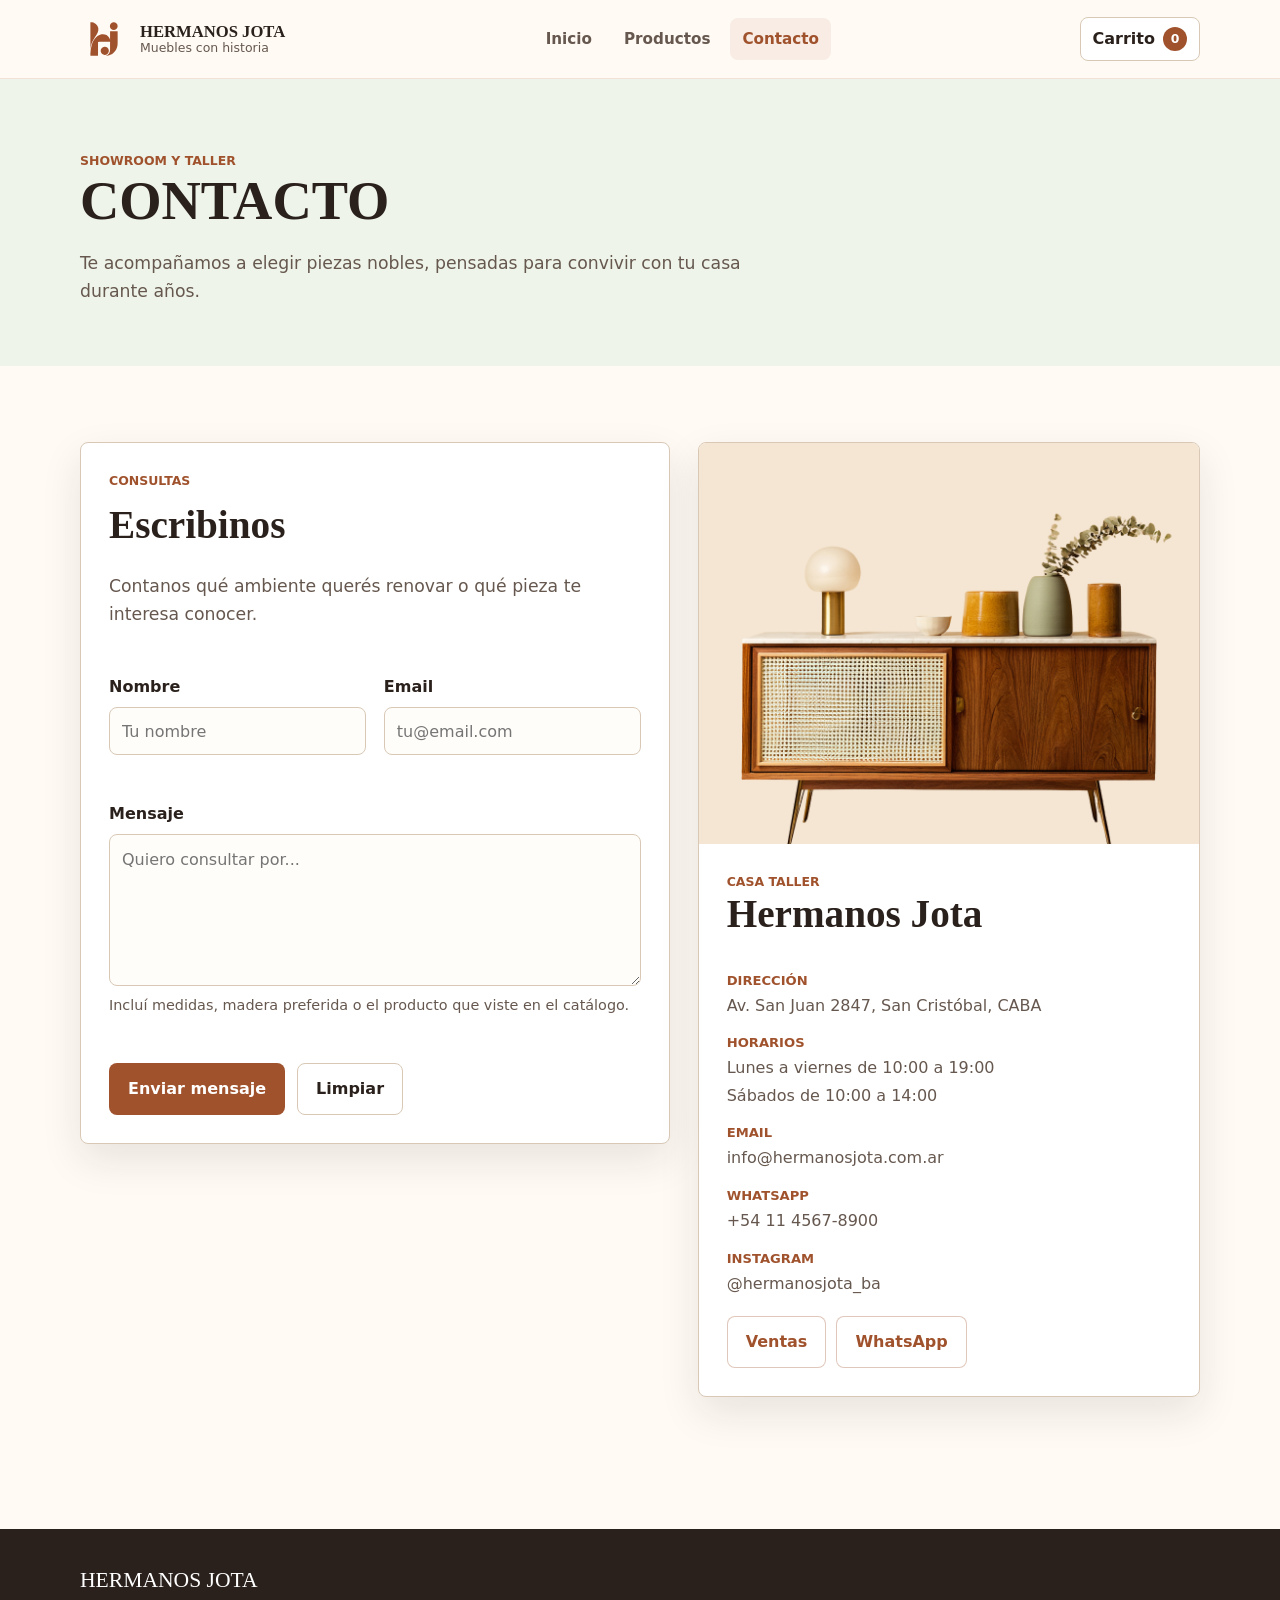
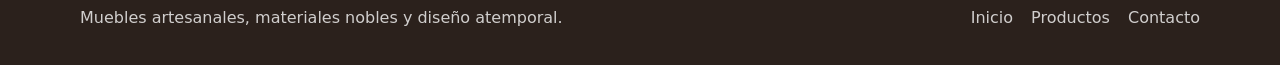
<file: pages/contacto.html>
<!DOCTYPE html>
<html lang="es">
  <head>
    <meta charset="UTF-8" />
    <meta name="viewport" content="width=device-width, initial-scale=1.0" />
    <meta
      name="description"
      content="Contacto de Hermanos Jota: showroom, taller y consultas sobre muebles artesanales sustentables."
    />
    <title>Contacto | Hermanos Jota</title>
    <link rel="stylesheet" href="../styles.css" />
    <script src="../contacto.js" defer></script>
  </head>
  <body>
    <a class="enlace-saltar" href="#contenido-principal">Saltar al contenido</a>

    <header class="encabezado-sitio">
      <div class="contenedor encabezado-contenido">
        <a class="marca" href="../index.html" aria-label="Hermanos Jota - Inicio">
          <img
            class="marca-logo"
            src="../assets/icons/logo.svg"
            alt=""
            width="48"
            height="48"
          />
          <span class="marca-texto">
            <span class="marca-nombre">Hermanos Jota</span>
            <span class="marca-subtitulo">Muebles con historia</span>
          </span>
        </a>

        <nav class="navegacion-principal" aria-label="Navegación principal">
          <ul class="lista-navegacion">
            <li><a class="enlace-navegacion" href="../index.html">Inicio</a></li>
            <li><a class="enlace-navegacion" href="productos.html">Productos</a></li>
            <li>
              <a class="enlace-navegacion" href="contacto.html" aria-current="page">Contacto</a>
            </li>
          </ul>
        </nav>

        <div class="acciones-encabezado">
          <a class="indicador-carrito" href="productos.html" aria-label="Carrito con 0 productos">
            <span>Carrito</span>
            <span class="contador-carrito" data-cart-count>0</span>
          </a>
        </div>
      </div>
    </header>

    <main id="contenido-principal">
      <section class="portada-contacto">
        <div class="contenedor">
          <p class="volanta">Showroom y taller</p>
          <h1>Contacto</h1>
          <p class="bajada">
            Te acompañamos a elegir piezas nobles, pensadas para convivir con tu casa
            durante años.
          </p>
        </div>
      </section>

      <section class="seccion">
        <div class="contenedor distribucion-contacto">
          <article class="panel-contacto" aria-labelledby="titulo-formulario">
            <div class="encabezado-seccion">
              <p class="volanta">Consultas</p>
              <h2 id="titulo-formulario">Escribinos</h2>
              <p class="bajada">
                Contanos qué ambiente querés renovar o qué pieza te interesa conocer.
              </p>
            </div>

            <form class="formulario-contacto" id="contact-form" novalidate>
              <div class="grilla-formulario">
                <div class="campo-formulario">
                  <label for="nombre">Nombre</label>
                  <input
                    id="nombre"
                    name="nombre"
                    type="text"
                    autocomplete="name"
                    required
                    minlength="2"
                    placeholder="Tu nombre"
                    aria-describedby="nombre-error"
                  />
                  <p class="error-campo" id="nombre-error" aria-live="polite"></p>
                </div>

                <div class="campo-formulario">
                  <label for="email">Email</label>
                  <input
                    id="email"
                    name="email"
                    type="email"
                    autocomplete="email"
                    required
                    placeholder="tu@email.com"
                    aria-describedby="email-error"
                  />
                  <p class="error-campo" id="email-error" aria-live="polite"></p>
                </div>

                <div class="campo-formulario campo-formulario-completo">
                  <label for="mensaje">Mensaje</label>
                  <textarea
                    id="mensaje"
                    name="mensaje"
                    required
                    minlength="10"
                    placeholder="Quiero consultar por..."
                    aria-describedby="mensaje-ayuda mensaje-error"
                  ></textarea>
                  <p class="ayuda-campo" id="mensaje-ayuda">
                    Incluí medidas, madera preferida o el producto que viste en el catálogo.
                  </p>
                  <p class="error-campo" id="mensaje-error" aria-live="polite"></p>
                </div>
              </div>

              <div class="acciones-formulario">
                <button class="boton boton-principal" type="submit">Enviar mensaje</button>
                <button class="boton boton-transparente" type="reset">Limpiar</button>
              </div>

              <p class="estado-formulario" id="form-status" role="status" aria-live="polite" hidden></p>
            </form>
          </article>

          <aside class="informacion-contacto" aria-labelledby="titulo-datos-contacto">
            <div class="imagen-contacto">
              <img
                src="../assets/images/Aparador Uspallata.png"
                alt="Aparador de madera Hermanos Jota en ambiente cálido"
              />
            </div>

            <div class="cuerpo-informacion-contacto">
              <div>
                <p class="volanta">Casa Taller</p>
                <h2 id="titulo-datos-contacto">Hermanos Jota</h2>
              </div>

              <dl class="lista-informacion">
                <div>
                  <dt>Dirección</dt>
                  <dd>Av. San Juan 2847, San Cristóbal, CABA</dd>
                </div>
                <div>
                  <dt>Horarios</dt>
                  <dd>Lunes a viernes de 10:00 a 19:00</dd>
                  <dd>Sábados de 10:00 a 14:00</dd>
                </div>
                <div>
                  <dt>Email</dt>
                  <dd><a href="mailto:info@hermanosjota.com.ar">info@hermanosjota.com.ar</a></dd>
                </div>
                <div>
                  <dt>WhatsApp</dt>
                  <dd><a href="https://wa.me/541145678900">+54 11 4567-8900</a></dd>
                </div>
                <div>
                  <dt>Instagram</dt>
                  <dd><a href="https://www.instagram.com/hermanosjota_ba">@hermanosjota_ba</a></dd>
                </div>
              </dl>

              <div class="enlaces-contacto" aria-label="Canales rápidos">
                <a class="boton boton-secundario" href="mailto:ventas@hermanosjota.com.ar">Ventas</a>
                <a class="boton boton-secundario" href="https://wa.me/541145678900">WhatsApp</a>
              </div>
            </div>
          </aside>
        </div>
      </section>
    </main>

    <footer class="pie-sitio">
      <div class="contenedor pie-contenido">
        <div class="pie-marca">
          <span class="pie-titulo">Hermanos Jota</span>
          <p>Muebles artesanales, materiales nobles y diseño atemporal.</p>
        </div>
        <ul class="enlaces-pie" aria-label="Enlaces del sitio">
          <li><a href="../index.html">Inicio</a></li>
          <li><a href="productos.html">Productos</a></li>
          <li><a href="contacto.html">Contacto</a></li>
        </ul>
      </div>
    </footer>
  </body>
</html>
</file>
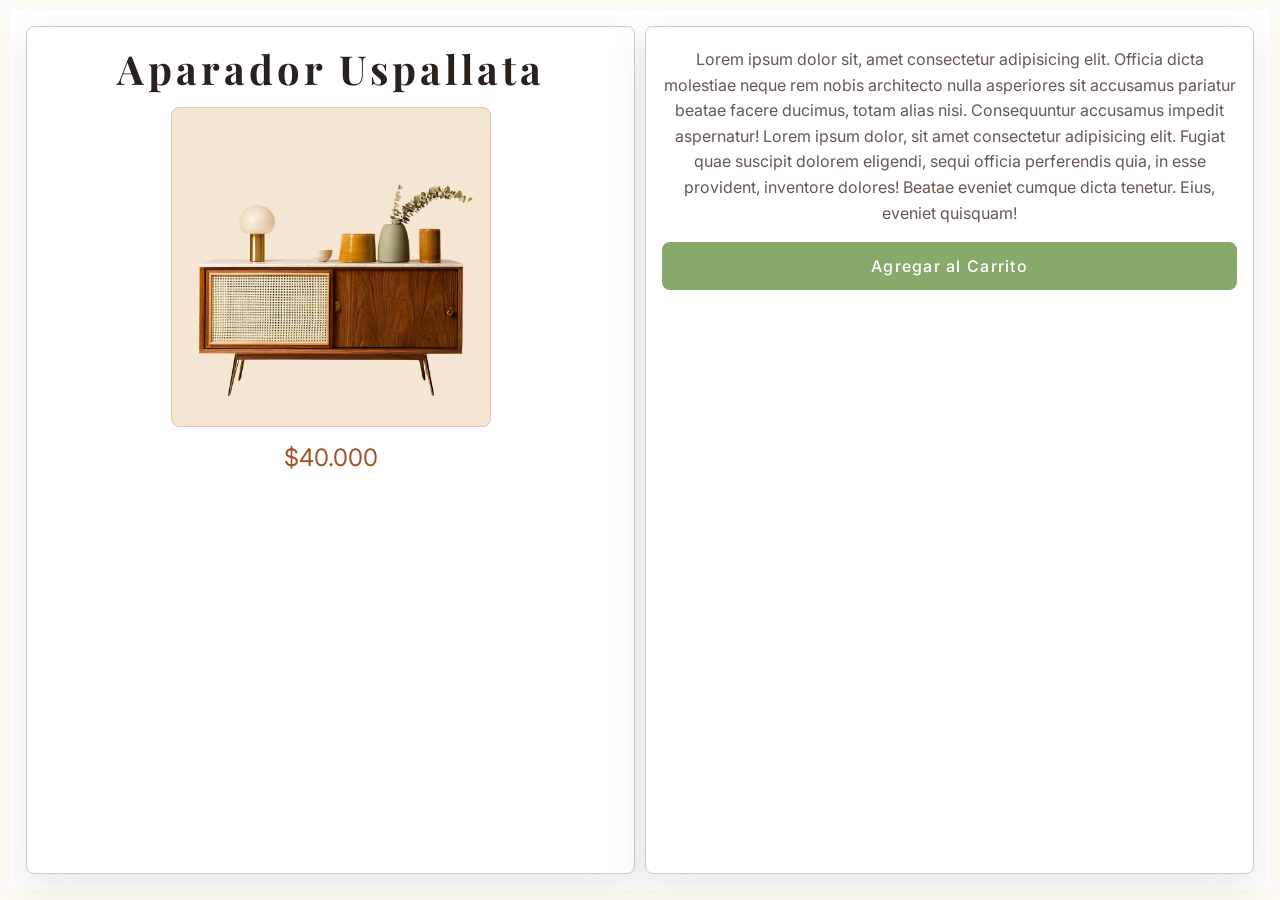
<file: pages/producto.html>
<!doctype html>
<html lang="en">
  <head>
    <meta charset="UTF-8" />
    <meta name="viewport" content="width=device-width, initial-scale=1.0" />
    <title>Detalle Producto</title>
    <link rel="stylesheet" href="/styles/global.css" />
    <link rel="stylesheet" href="/styles/producto.css" />
    <link rel="stylesheet" href="/styles/globalTipografias.css" />
    <link rel="stylesheet" href="/styles/responsiveProducto.css" />
  </head>
  <body>
    <header></header>

    <article class="contenedorProducto">
      <div class="contenedorImagen">
        <h1 class="nombreMueble">Aparador Uspallata</h1>
        <img
          src="/assets/images/Aparador Uspallata.png"
          alt="Aparador Uspallata"
          class="productoImagen"
        />
        <span class="precio">$40.000</span>
      </div>
      <div class="infoProducto">
        <p class="descripcion">
          Lorem ipsum dolor sit, amet consectetur adipisicing elit. Officia
          dicta molestiae neque rem nobis architecto nulla asperiores sit
          accusamus pariatur beatae facere ducimus, totam alias nisi.
          Consequuntur accusamus impedit aspernatur! Lorem ipsum dolor, sit amet
          consectetur adipisicing elit. Fugiat quae suscipit dolorem eligendi,
          sequi officia perferendis quia, in esse provident, inventore dolores!
          Beatae eveniet cumque dicta tenetur. Eius, eveniet quisquam!
        </p>

        <button>Agregar al Carrito</button>
      </div>
    </article>
  </body>
</html>
</file>
<file: styles.css>
/* Hermanos Jota - estilos globales */
:root {
  --color-siena: #a0522d;
  --color-salvia: #87a96b;
  --color-alabastro: #f5e6d3;
  --color-oro: #d4a437;
  --color-rosa: #c47a6d;
  --color-tinta: #2b211c;
  --color-tinta-suave: #66584f;
  --color-linea: #d9c8b5;
  --color-fondo: #fffaf4;
  --color-blanco: #ffffff;
  --color-error: #b42318;
  --color-exito: #2f6b3f;

  --fuente-base: Inter, system-ui, -apple-system, BlinkMacSystemFont, "Segoe UI", sans-serif;
  --fuente-titulo: "Playfair Display", Georgia, "Times New Roman", serif;

  --contenedor: 1120px;
  --radio: 8px;
  --sombra-suave: 0 16px 40px rgba(43, 33, 28, 0.1);
}

*,
*::before,
*::after {
  box-sizing: border-box;
}

html {
  scroll-behavior: smooth;
}

body {
  margin: 0;
  min-width: 320px;
  color: var(--color-tinta);
  background: var(--color-fondo);
  font-family: var(--fuente-base);
  font-size: 16px;
  line-height: 1.6;
}

img,
picture {
  display: block;
  max-width: 100%;
}

a {
  color: inherit;
  text-decoration: none;
}

button,
input,
textarea,
select {
  font: inherit;
}

button {
  cursor: pointer;
}

:focus-visible {
  outline: 3px solid rgba(212, 164, 55, 0.75);
  outline-offset: 3px;
}

.contenedor {
  width: min(100% - 32px, var(--contenedor));
  margin-inline: auto;
}

.seccion {
  padding-block: 56px;
}

.encabezado-seccion {
  display: flex;
  flex-direction: column;
  gap: 12px;
  max-width: 720px;
  margin-bottom: 28px;
}

.volanta {
  margin: 0;
  color: var(--color-siena);
  font-size: 0.78rem;
  font-weight: 700;
  text-transform: uppercase;
}

h1,
h2,
h3,
p {
  margin-top: 0;
}

h1,
h2,
h3 {
  color: var(--color-tinta);
  font-family: var(--fuente-titulo);
  line-height: 1.12;
}

h1 {
  margin-bottom: 18px;
  font-size: 2.35rem;
  text-transform: uppercase;
}

h2 {
  margin-bottom: 14px;
  font-size: 1.8rem;
}

h3 {
  margin-bottom: 10px;
  font-size: 1.35rem;
}

.bajada {
  max-width: 700px;
  color: var(--color-tinta-suave);
  font-size: 1.08rem;
}

.enlace-saltar {
  position: absolute;
  left: 16px;
  top: 16px;
  z-index: 20;
  padding: 10px 14px;
  border-radius: var(--radio);
  color: var(--color-blanco);
  background: var(--color-tinta);
  transform: translateY(-140%);
  transition: transform 180ms ease;
}

.enlace-saltar:focus {
  transform: translateY(0);
}

.encabezado-sitio {
  position: sticky;
  top: 0;
  z-index: 10;
  border-bottom: 1px solid rgba(160, 82, 45, 0.14);
  background: rgba(255, 250, 244, 0.96);
  backdrop-filter: blur(12px);
}

.encabezado-contenido {
  display: flex;
  min-height: 78px;
  align-items: center;
  justify-content: space-between;
  gap: 20px;
  padding-block: 12px;
  flex-wrap: wrap;
}

.marca {
  display: inline-flex;
  align-items: center;
  gap: 12px;
  min-width: 0;
  font-weight: 700;
}

.marca-logo {
  width: 48px;
  height: 48px;
  flex: 0 0 auto;
  object-fit: contain;
}

.marca-texto {
  display: flex;
  flex-direction: column;
  line-height: 1.1;
}

.marca-nombre {
  font-family: var(--fuente-titulo);
  font-size: 1.04rem;
  text-transform: uppercase;
}

.marca-subtitulo {
  color: var(--color-tinta-suave);
  font-size: 0.78rem;
  font-weight: 500;
}

.navegacion-principal {
  order: 3;
  width: 100%;
  overflow-x: auto;
  border-top: 1px solid rgba(160, 82, 45, 0.12);
  padding-top: 10px;
}

.lista-navegacion {
  display: flex;
  align-items: center;
  justify-content: center;
  gap: 8px;
  margin: 0;
  padding: 0;
  list-style: none;
}

.enlace-navegacion {
  display: inline-flex;
  align-items: center;
  min-height: 42px;
  padding: 8px 12px;
  border-radius: var(--radio);
  color: var(--color-tinta-suave);
  font-size: 0.95rem;
  font-weight: 600;
}

.enlace-navegacion:hover,
.enlace-navegacion[aria-current="page"] {
  color: var(--color-siena);
  background: rgba(160, 82, 45, 0.08);
}

.acciones-encabezado {
  display: flex;
  align-items: center;
  gap: 10px;
}

.indicador-carrito {
  display: inline-flex;
  min-height: 42px;
  align-items: center;
  gap: 8px;
  padding: 8px 12px;
  border: 1px solid var(--color-linea);
  border-radius: var(--radio);
  color: var(--color-tinta);
  background: var(--color-blanco);
  font-weight: 700;
}

.contador-carrito {
  display: inline-grid;
  min-width: 24px;
  height: 24px;
  place-items: center;
  border-radius: 999px;
  color: var(--color-blanco);
  background: var(--color-siena);
  font-size: 0.78rem;
}

.portada {
  display: flex;
  min-height: 560px;
  align-items: center;
  padding-block: 72px;
  color: var(--color-blanco);
  background: var(--color-tinta);
}

.portada h1,
.portada .bajada {
  color: var(--color-blanco);
}

.portada .bajada {
  opacity: 0.9;
}

.acciones-portada,
.acciones-formulario {
  display: flex;
  flex-wrap: wrap;
  gap: 12px;
}

.boton {
  display: inline-flex;
  min-height: 46px;
  align-items: center;
  justify-content: center;
  gap: 8px;
  padding: 12px 18px;
  border: 1px solid transparent;
  border-radius: var(--radio);
  font-weight: 700;
  text-align: center;
  transition: transform 180ms ease, background-color 180ms ease, border-color 180ms ease;
}

.boton:hover {
  transform: translateY(-1px);
}

.boton-principal {
  color: var(--color-blanco);
  background: var(--color-siena);
}

.boton-principal:hover {
  background: #834225;
}

.boton-secundario {
  color: var(--color-siena);
  border-color: rgba(160, 82, 45, 0.32);
  background: var(--color-blanco);
}

.boton-secundario:hover {
  border-color: var(--color-siena);
  background: rgba(160, 82, 45, 0.08);
}

.boton-transparente {
  color: var(--color-tinta);
  border-color: var(--color-linea);
  background: transparent;
}

.grilla {
  display: grid;
  gap: 20px;
}

.grilla-productos {
  display: grid;
  gap: 20px;
}

.tarjeta-producto {
  overflow: hidden;
  border: 1px solid var(--color-linea);
  border-radius: var(--radio);
  background: var(--color-blanco);
  box-shadow: 0 10px 26px rgba(43, 33, 28, 0.06);
}

.tarjeta-producto img {
  width: 100%;
  aspect-ratio: 4 / 3;
  object-fit: cover;
  background: var(--color-alabastro);
}

.cuerpo-tarjeta-producto {
  display: flex;
  flex-direction: column;
  gap: 10px;
  padding: 18px;
}

.datos-producto {
  color: var(--color-tinta-suave);
  font-size: 0.94rem;
}

.precio {
  color: var(--color-siena);
  font-size: 1.12rem;
  font-weight: 800;
}

.portada-contacto {
  padding-block: 52px 32px;
  background: #eef4e9;
}

.distribucion-contacto {
  display: grid;
  gap: 28px;
  align-items: start;
}

.panel-contacto,
.informacion-contacto {
  border: 1px solid var(--color-linea);
  border-radius: var(--radio);
  background: var(--color-blanco);
  box-shadow: var(--sombra-suave);
}

.panel-contacto {
  padding: 22px;
}

.informacion-contacto {
  overflow: hidden;
}

.imagen-contacto img {
  width: 100%;
  aspect-ratio: 5 / 4;
  object-fit: cover;
  background: var(--color-alabastro);
}

.cuerpo-informacion-contacto {
  display: grid;
  gap: 20px;
  padding: 22px;
}

.lista-informacion {
  display: grid;
  gap: 14px;
  margin: 0;
}

.lista-informacion div {
  display: grid;
  gap: 2px;
}

.lista-informacion dt {
  color: var(--color-siena);
  font-size: 0.82rem;
  font-weight: 800;
  text-transform: uppercase;
}

.lista-informacion dd {
  margin: 0;
  color: var(--color-tinta-suave);
}

.enlaces-contacto {
  display: flex;
  flex-wrap: wrap;
  gap: 10px;
}

.formulario-contacto {
  display: grid;
  gap: 18px;
}

.grilla-formulario {
  display: grid;
  gap: 18px;
}

.campo-formulario {
  display: grid;
  gap: 8px;
}

.campo-formulario label {
  font-weight: 800;
}

.campo-formulario input,
.campo-formulario textarea {
  width: 100%;
  border: 1px solid var(--color-linea);
  border-radius: var(--radio);
  color: var(--color-tinta);
  background: #fffdf9;
  transition: border-color 180ms ease, box-shadow 180ms ease;
}

.campo-formulario input {
  min-height: 48px;
  padding: 10px 12px;
}

.campo-formulario textarea {
  min-height: 152px;
  resize: vertical;
  padding: 12px;
}

.campo-formulario input:focus,
.campo-formulario textarea:focus {
  border-color: var(--color-siena);
  box-shadow: 0 0 0 4px rgba(160, 82, 45, 0.12);
  outline: 0;
}

.campo-formulario.es-invalido input,
.campo-formulario.es-invalido textarea {
  border-color: var(--color-error);
}

.ayuda-campo,
.error-campo {
  margin: 0;
  font-size: 0.9rem;
}

.ayuda-campo {
  color: var(--color-tinta-suave);
}

.error-campo {
  min-height: 1.35em;
  color: var(--color-error);
  font-weight: 600;
}

.estado-formulario {
  margin: 0;
  padding: 12px 14px;
  border-radius: var(--radio);
  color: var(--color-exito);
  background: rgba(135, 169, 107, 0.18);
  font-weight: 700;
}

.estado-formulario[hidden] {
  display: none;
}

.pie-sitio {
  margin-top: 56px;
  color: var(--color-blanco);
  background: var(--color-tinta);
}

.pie-contenido {
  display: grid;
  gap: 22px;
  padding-block: 34px;
}

.pie-contenido p {
  margin-bottom: 0;
  color: rgba(255, 255, 255, 0.78);
}

.pie-marca {
  display: grid;
  gap: 8px;
}

.pie-titulo {
  font-family: var(--fuente-titulo);
  font-size: 1.35rem;
  text-transform: uppercase;
}

.enlaces-pie {
  display: flex;
  flex-wrap: wrap;
  gap: 12px 18px;
  padding: 0;
  margin: 0;
  list-style: none;
}

.enlaces-pie a {
  color: rgba(255, 255, 255, 0.78);
}

.enlaces-pie a:hover {
  color: var(--color-alabastro);
}

.solo-lectores {
  position: absolute;
  width: 1px;
  height: 1px;
  padding: 0;
  overflow: hidden;
  clip: rect(0, 0, 0, 0);
  white-space: nowrap;
  border: 0;
}

@media (min-width: 700px) {
  .contenedor {
    width: min(100% - 48px, var(--contenedor));
  }

  h1 {
    font-size: 3.4rem;
  }

  h2 {
    font-size: 2.45rem;
  }

  .encabezado-contenido {
    flex-wrap: nowrap;
  }

  .navegacion-principal {
    order: 0;
    width: auto;
    overflow: visible;
    border-top: 0;
    padding-top: 0;
  }

  .grilla-productos {
    grid-template-columns: repeat(2, minmax(0, 1fr));
  }

  .grilla-formulario {
    grid-template-columns: repeat(2, minmax(0, 1fr));
  }

  .campo-formulario-completo {
    grid-column: 1 / -1;
  }

  .pie-contenido {
    grid-template-columns: 1fr auto;
    align-items: end;
  }
}

@media (min-width: 960px) {
  .seccion {
    padding-block: 76px;
  }

  .portada-contacto {
    padding-block: 72px 44px;
  }

  .distribucion-contacto {
    grid-template-columns: minmax(0, 1.08fr) minmax(320px, 0.92fr);
  }

  .panel-contacto,
  .cuerpo-informacion-contacto {
    padding: 28px;
  }

  .grilla-productos {
    grid-template-columns: repeat(3, minmax(0, 1fr));
  }
}

@media (max-width: 520px) {
  .marca-subtitulo,
  .indicador-carrito span:first-child {
    display: none;
  }

  .encabezado-contenido {
    min-height: 68px;
  }

  .marca-logo {
    width: 42px;
    height: 42px;
  }

  .panel-contacto,
  .cuerpo-informacion-contacto {
    padding: 18px;
  }

  .boton,
  .acciones-formulario {
    width: 100%;
  }
}
</file>
<file: styles/global.css>
:root {
  --color-siena: #a0522d;
  --color-salvia: #87a96b;
  --color-alabastro: #f5e6d3;
  --color-oro: #d4a437;
  --color-rosa: #c47a6d;
  --color-tinta: #2b211c;
  --color-tinta-suave: #66584f;
  --color-linea: #d9c8b5;
  --color-fondo: #fffaf4;
  --color-blanco: #ffffff;
  --color-error: #b42318;
  --color-exito: #2f6b3f;

  --fuente-base:
    Inter, system-ui, -apple-system, BlinkMacSystemFont, "Segoe UI", sans-serif;
  --fuente-titulo: "Playfair Display", Georgia, "Times New Roman", serif;

  --contenedor: 1120px;
  --radio: 8px;
  --sombra-suave: 0 16px 40px rgba(43, 33, 28, 0.1);
}

body {
  background-color: var(--color-alabastro);
}

h1,
h2,
h3,
h4,
h5,
h6 {
  font-family: var(--fuente-titulo);
  font-size: var(--tamaño-titulo);
  font-weight: var(--peso-bold);
  letter-spacing: var(--espaciado-titulo);
}

p {
  font-family: var(--fuente-base);
  font-size: var(--tamaño-cuerpo);
  line-height: var(--altura-linea-cuerpo);
  font-weight: var(--peso-regular);
}
</file>
<file: styles/producto.css>
:root {
  --producto-padding: 1rem;
  --producto-gap: 1rem;
}

* {
  box-sizing: border-box;
}

body {
  min-height: 100dvh;
  margin: 0;
  background: var(--color-fondo);
  color: var(--color-tinta);
  font-family: var(--fuente-base);
}

.contenedorProducto {
  width: min(100%, 100%);
  padding: var(--producto-padding);
}

.contenedorProducto > div {
  display: flex;
  flex-direction: column;
  align-items: center;
  gap: var(--producto-gap);
  background: white;
  border: 1px solid var(--color-linea);
  border-radius: var(--radio);
  box-shadow: var(--sombra-suave);
  padding: 1.25rem 1rem 1.5rem;
}

.nombreMueble {
  margin: 0;
  line-height: 1.1;
  text-align: center;
  color: var(--color-tinta);
}

.productoImagen {
  display: block;
  width: min(100%, 320px);
  height: auto;
  border-radius: var(--radio);
  object-fit: cover;
  background: var(--color-alabastro);
  border: 1px solid var(--color-linea);
}

.precio {
  display: inline-block;
  width: 100%;
  text-align: center;
  color: var(--color-siena);
}

.descripcion {
  margin: 0;
  color: var(--color-tinta-suave);
  text-align: center;
}

button {
  width: 100%;
  border: none;
  border-radius: var(--radio);
  background: var(--color-salvia);
  color: var(--color-blanco);
  font: inherit;
  padding: 0.875rem 1rem;
  cursor: pointer;
  transition: opacity 0.2s ease;
  font-family: var(--fuente-base);
  font-size: var(--tamaño-boton);
  font-weight: var(--peso-medium);
  letter-spacing: var(--espaciado-boton);
}

button:active {
  opacity: 0.9;
}
</file>
<file: styles/globalTipografias.css>
@import url("https://fonts.googleapis.com/css2?family=Inter:wght@400;500;700&family=Playfair+Display:wght@400;600;700&display=swap");

:root {
  --fuente-base: "Inter", sans-serif;
  --fuente-titulo: "Playfair Display", serif;

  --tamaño-titulo: 2.5rem;
  --tamaño-cuerpo: 1rem;
  --tamaño-leyenda: 0.9rem;
  --tamaño-boton: 0.9rem;

  --peso-regular: 400;
  --peso-medium: 500;
  --peso-bold: 700;

  --altura-linea-cuerpo: 1.6;
  --espaciado-titulo: 0.1em;
  --espaciado-leyenda: 0.02em;
  --espaciado-boton: 0.08em;
}
</file>
<file: styles/responsiveProducto.css>
@media (min-width: 768px) {
}

@media (min-width: 1024px) {
  body {
    display: flex;
    justify-items: center;
  }
  .contenedorProducto {
    display: grid;
    background-color: white;
    grid-template-columns: 1fr 1fr;
    justify-content: center;
    align-items: center;
    text-align: center;
    margin: 10px;
    gap: 10px;
    align-items: stretch;
  }
  .contenedorImagen {
    display: flex;
    flex-direction: row;
  }

  .precio {
    font-size: 1.5rem;
  }

  button {
    font-size: 1rem;
  }
}
</file>
